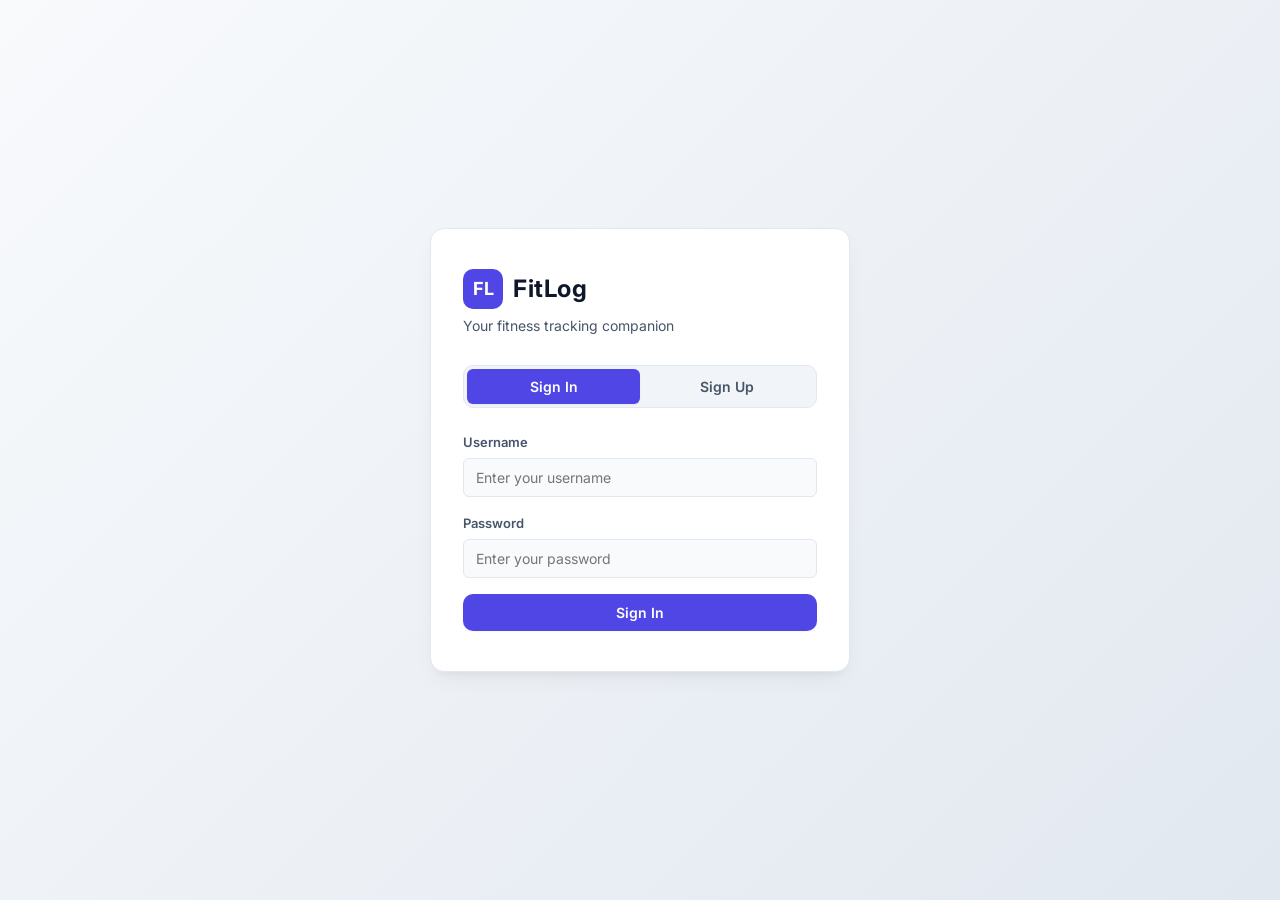
<file: index.html>
<!DOCTYPE html>
<html lang="en">
<head>
  <meta charset="UTF-8">
  <meta name="viewport" content="width=device-width, initial-scale=1.0">
  <meta name="description" content="FitLog — Access your fitness tracking account.">
  <title>FitLog — Sign In / Sign Up</title>
  <link rel="stylesheet" href="css/style.css">
  <script src="js/common.js"></script>
</head>
<body>

  <div class="toast-container" id="toastContainer"></div>

  <div class="auth-page" id="authPage">
    <div class="auth-container">
      <div class="auth-card">
        <div class="auth-logo">
          <div class="auth-logo-icon">FL</div>
          <h1>FitLog</h1>
        </div>
        <p class="auth-subtitle">Your fitness tracking companion</p>

        <div class="auth-tabs">
          <button class="auth-tab active" id="loginTab" onclick="switchAuthTab('login')">Sign In</button>
          <button class="auth-tab" id="registerTab" onclick="switchAuthTab('register')">Sign Up</button>
        </div>

        <div class="auth-error" id="authError"></div>

        <form class="auth-form" id="loginForm" onsubmit="handleLogin(event)">
          <div class="form-group">
            <label for="loginUsername">Username</label>
            <input type="text" id="loginUsername" placeholder="Enter your username" required autocomplete="username">
          </div>
          <div class="form-group">
            <label for="loginPassword">Password</label>
            <input type="password" id="loginPassword" placeholder="Enter your password" required autocomplete="current-password">
          </div>
          <button type="submit" class="btn btn-primary btn-full" id="loginBtn">Sign In</button>
        </form>

        <form class="auth-form hidden" id="registerForm" onsubmit="handleRegister(event)">
          <div class="form-group">
            <label for="regUsername">Username</label>
            <input type="text" id="regUsername" placeholder="Choose a username" required autocomplete="username">
          </div>
          <div class="form-group">
            <label for="regEmail">Email</label>
            <input type="email" id="regEmail" placeholder="you@example.com" required autocomplete="email">
          </div>
          <div class="form-group">
            <label for="regPassword">Password</label>
            <input type="password" id="regPassword" placeholder="Create a password" required autocomplete="new-password">
          </div>
          <div class="form-group">
            <label for="regRole">Role</label>
            <select id="regRole">
              <option value="FITNESS_MEMBER">Fitness Member</option>
              <option value="TRAINER">Trainer</option>
              <option value="ADMIN">Admin</option>
            </select>
          </div>
          <button type="submit" class="btn btn-primary btn-full" id="registerBtn">Create Account</button>
        </form>
      </div>
    </div>
  </div>

  <script>
    function switchAuthTab(tab) {
      document.getElementById('authError').classList.remove('visible');
      const isLogin = tab === 'login';
      document.getElementById('loginTab').classList.toggle('active', isLogin);
      document.getElementById('registerTab').classList.toggle('active', !isLogin);
      document.getElementById('loginForm').classList.toggle('hidden', !isLogin);
      document.getElementById('registerForm').classList.toggle('hidden', isLogin);
    }

    async function handleLogin(e) {
      e.preventDefault();
      const btn = document.getElementById('loginBtn');
      const username = document.getElementById('loginUsername').value.trim();
      const password = document.getElementById('loginPassword').value;

      btn.textContent = 'Signing in...'; btn.disabled = true;
      try {
        const res = await fetch(`${API_BASE}/auth/login`, {
          method: 'POST',
          headers: { 'Content-Type': 'application/json' },
          body: JSON.stringify({ username, password })
        });
        if (!res.ok) throw new Error((await res.text()) || 'Invalid credentials');

        const data = await res.json();
        localStorage.setItem('fitlog_token', data.token);
        localStorage.setItem('fitlog_user', JSON.stringify({ username: data.username, role: data.role }));
        window.location.href = 'dashboard.html';
      } catch (err) {
        const el = document.getElementById('authError');
        el.textContent = err.message || 'Login failed';
        el.classList.add('visible');
      } finally {
        btn.textContent = 'Sign In'; btn.disabled = false;
      }
    }

    async function handleRegister(e) {
      e.preventDefault();
      const btn = document.getElementById('registerBtn');
      const username = document.getElementById('regUsername').value.trim();
      const email = document.getElementById('regEmail').value.trim();
      const password = document.getElementById('regPassword').value;
      const role = document.getElementById('regRole').value;

      btn.textContent = 'Creating account...'; btn.disabled = true;
      try {
        const res = await fetch(`${API_BASE}/auth/register`, {
          method: 'POST',
          headers: { 'Content-Type': 'application/json' },
          body: JSON.stringify({ username, email, password, role })
        });
        if (!res.ok) throw new Error((await res.text()) || 'Registration failed');

        showToast('Account created! Please sign in.', 'success');
        switchAuthTab('login');
        document.getElementById('loginUsername').value = username;
      } catch (err) {
        const el = document.getElementById('authError');
        el.textContent = err.message || 'Registration failed';
        el.classList.add('visible');
      } finally {
        btn.textContent = 'Create Account'; btn.disabled = false;
      }
    }
  </script>
</body>
</html>
</file>
<file: css/style.css>
/* ============================================================
   FitLog — Core Entry Style (Imports all modular sheets)
   ============================================================ */

@import url('base.css');
@import url('auth.css');
@import url('layout.css');
@import url('components.css');
@import url('dashboard.css');
</file>
